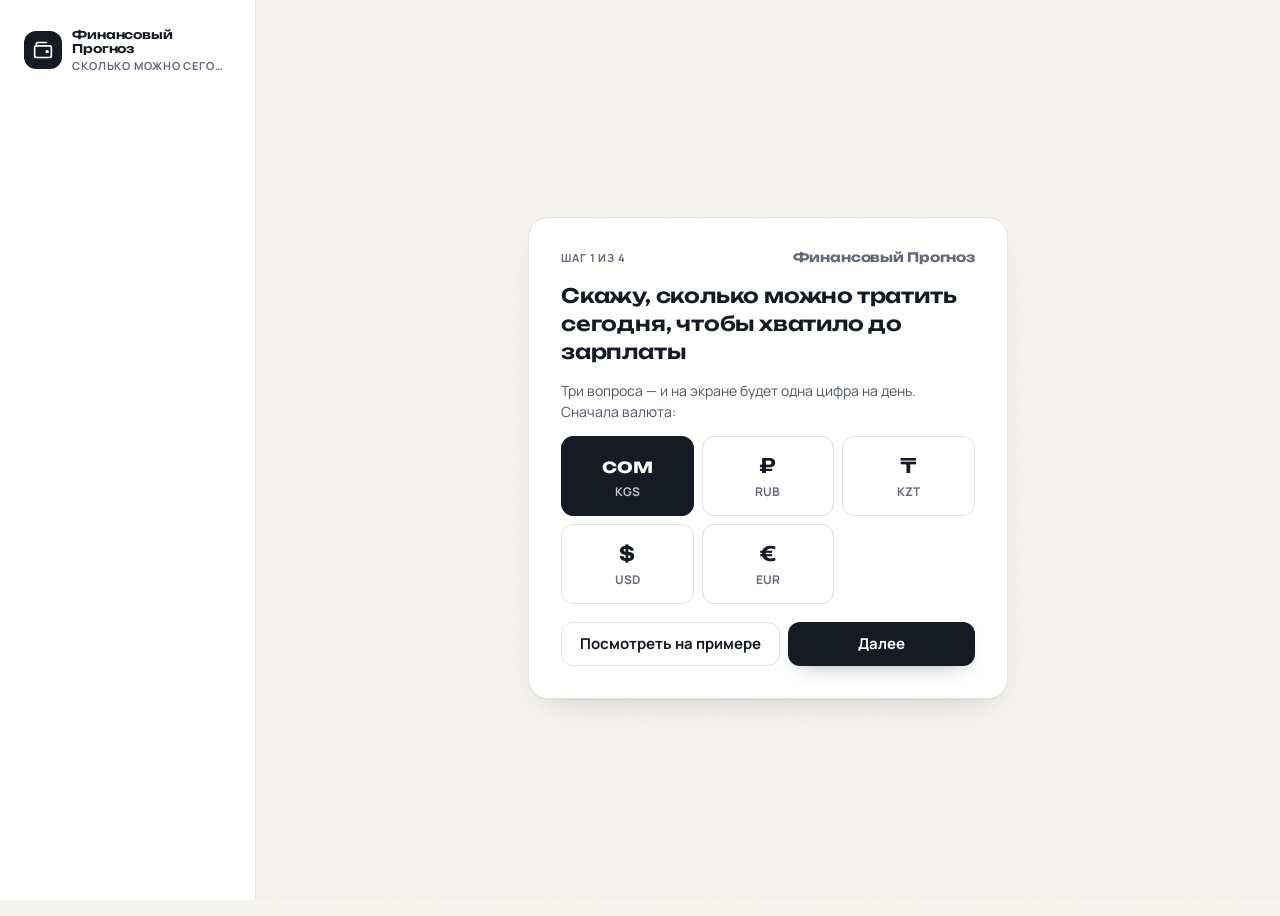
<file: index.html>
<!DOCTYPE html>
<html lang="ru">
<head>
<meta charset="utf-8">
<meta name="viewport" content="width=device-width, initial-scale=1, viewport-fit=cover">
<meta name="theme-color" content="#F6F4EF">
<meta name="app-version" content="20260919151037">
<meta name="description" content="Сколько можно потратить сегодня и хватит ли до зарплаты">
<title>Финансовый Прогноз</title>
<link rel="icon" href="data:image/svg+xml,%3Csvg xmlns=%27http://www.w3.org/2000/svg%27 viewBox=%270 0 64 64%27%3E%3Crect width=%2764%27 height=%2764%27 rx=%2718%27 fill=%27%23151A24%27/%3E%3Ccircle cx=%2732%27 cy=%2732%27 r=%2717%27 fill=%27none%27 stroke=%27%2312A66F%27 stroke-width=%278%27/%3E%3Ccircle cx=%2732%27 cy=%2732%27 r=%275%27 fill=%27%23F6F4EF%27/%3E%3C/svg%3E">
<link rel="preconnect" href="https://fonts.googleapis.com">
<link rel="preconnect" href="https://fonts.gstatic.com" crossorigin>
<link href="https://fonts.googleapis.com/css2?family=Manrope:wght@400;500;600;700;800&family=Unbounded:wght@500;600;700&family=JetBrains+Mono:wght@500;600&display=swap" rel="stylesheet">
<link rel="stylesheet" href="styles.css?v=20260919151037">
</head>
<body>

<svg hidden xmlns="http://www.w3.org/2000/svg">
  <symbol id="i-home" viewBox="0 0 24 24"><path d="M3 11l9-8 9 8v9a2 2 0 0 1-2 2h-4v-6H9v6H5a2 2 0 0 1-2-2z"/></symbol>
  <symbol id="i-receipt" viewBox="0 0 24 24"><path d="M5 3h14v18l-2.5-1.5L14 21l-2-1.5L10 21l-2.5-1.5L5 21z"/><path d="M9 8h6M9 12h6"/></symbol>
  <symbol id="i-repeat" viewBox="0 0 24 24"><path d="M17 2l4 4-4 4"/><path d="M3 11V9a4 4 0 0 1 4-4h14"/><path d="M7 22l-4-4 4-4"/><path d="M21 13v2a4 4 0 0 1-4 4H3"/></symbol>
  <symbol id="i-settings" viewBox="0 0 24 24"><path d="M4 21v-7M4 10V3M12 21v-9M12 8V3M20 21v-5M20 12V3"/><path d="M1 14h6M9 8h6M17 16h6"/></symbol>
  <symbol id="i-plus" viewBox="0 0 24 24"><path d="M12 5v14M5 12h14"/></symbol>
  <symbol id="i-x" viewBox="0 0 24 24"><path d="M18 6L6 18M6 6l12 12"/></symbol>
  <symbol id="i-trash" viewBox="0 0 24 24"><path d="M3 6h18"/><path d="M8 6V4h8v2"/><path d="M19 6l-1 14H6L5 6"/><path d="M10 11v6M14 11v6"/></symbol>
  <symbol id="i-check" viewBox="0 0 24 24"><path d="M20 6L9 17l-5-5"/></symbol>
  <symbol id="i-chevron-right" viewBox="0 0 24 24"><path d="M9 18l6-6-6-6"/></symbol>
  <symbol id="i-chevron-left" viewBox="0 0 24 24"><path d="M15 18l-6-6 6-6"/></symbol>
  <symbol id="i-arrow-in" viewBox="0 0 24 24"><path d="M17 7L7 17"/><path d="M17 17H7V7"/></symbol>
  <symbol id="i-wallet" viewBox="0 0 24 24"><rect x="2" y="7" width="20" height="14" rx="2"/><path d="M16 3H6a2 2 0 0 0-2 2v2"/><circle cx="17" cy="14" r="1"/></symbol>
  <symbol id="i-alert" viewBox="0 0 24 24"><path d="M10.3 3.9L1.8 18a2 2 0 0 0 1.7 3h17a2 2 0 0 0 1.7-3L13.7 3.9a2 2 0 0 0-3.4 0z"/><path d="M12 9v4M12 17h.01"/></symbol>
  <symbol id="i-calendar" viewBox="0 0 24 24"><rect x="3" y="4" width="18" height="18" rx="2"/><path d="M16 2v4M8 2v4M3 10h18"/></symbol>
  <symbol id="i-edit" viewBox="0 0 24 24"><path d="M12 20h9"/><path d="M16.5 3.5a2.1 2.1 0 0 1 3 3L7 19l-4 1 1-4z"/></symbol>
  <symbol id="i-download" viewBox="0 0 24 24"><path d="M21 15v4a2 2 0 0 1-2 2H5a2 2 0 0 1-2-2v-4"/><path d="M7 10l5 5 5-5"/><path d="M12 15V3"/></symbol>
  <symbol id="i-upload" viewBox="0 0 24 24"><path d="M21 15v4a2 2 0 0 1-2 2H5a2 2 0 0 1-2-2v-4"/><path d="M17 8l-5-5-5 5"/><path d="M12 3v12"/></symbol>
  <symbol id="i-shield" viewBox="0 0 24 24"><path d="M12 22s8-4 8-10V5l-8-3-8 3v7c0 6 8 10 8 10z"/></symbol>
  <symbol id="i-sparkle" viewBox="0 0 24 24"><path d="M12 3l1.8 5.2L19 10l-5.2 1.8L12 17l-1.8-5.2L5 10l5.2-1.8z"/></symbol>
  <symbol id="i-more" viewBox="0 0 24 24"><circle cx="5" cy="12" r="1.5"/><circle cx="12" cy="12" r="1.5"/><circle cx="19" cy="12" r="1.5"/></symbol>
  <symbol id="i-logout" viewBox="0 0 24 24"><path d="M9 21H5a2 2 0 0 1-2-2V5a2 2 0 0 1 2-2h4"/><path d="M16 17l5-5-5-5"/><path d="M21 12H9"/></symbol>
  <symbol id="i-lock" viewBox="0 0 24 24"><rect x="3" y="11" width="18" height="11" rx="2"/><path d="M7 11V7a5 5 0 0 1 10 0v4"/></symbol>
  <symbol id="i-help" viewBox="0 0 24 24"><circle cx="12" cy="12" r="9"/><path d="M9.5 9.5a2.5 2.5 0 1 1 3.5 2.3c-.7.3-1 .8-1 1.5"/><path d="M12 17h.01"/></symbol>
  <symbol id="i-basket" viewBox="0 0 24 24"><path d="M3 10h18l-1.5 9a2 2 0 0 1-2 1.7h-11a2 2 0 0 1-2-1.7z"/><path d="M8 10l3-6M16 10l-3-6"/><path d="M9 14v3M15 14v3"/></symbol>
  <symbol id="i-coffee" viewBox="0 0 24 24"><path d="M4 8h13v6a5 5 0 0 1-5 5H9a5 5 0 0 1-5-5z"/><path d="M17 10h1.5a2.5 2.5 0 0 1 0 5H17"/><path d="M8 3v2M11 3v2M14 3v2"/></symbol>
  <symbol id="i-car" viewBox="0 0 24 24"><path d="M5 11l1.6-4.5A2 2 0 0 1 8.5 5h7a2 2 0 0 1 1.9 1.5L19 11"/><path d="M3 11h18v6h-2M3 17h2M5 11v6M19 11v6"/><circle cx="7.5" cy="17" r="1.5"/><circle cx="16.5" cy="17" r="1.5"/></symbol>
  <symbol id="i-bag" viewBox="0 0 24 24"><path d="M5 8h14l-1 12H6z"/><path d="M9 8V6a3 3 0 0 1 6 0v2"/></symbol>
  <symbol id="i-house" viewBox="0 0 24 24"><path d="M4 11l8-7 8 7"/><path d="M6 10v10h12V10"/><path d="M10 20v-5h4v5"/></symbol>
  <symbol id="i-heart" viewBox="0 0 24 24"><path d="M12 20s-7-4.4-7-10a4 4 0 0 1 7-2.6A4 4 0 0 1 19 10c0 5.6-7 10-7 10z"/></symbol>
  <symbol id="i-film" viewBox="0 0 24 24"><rect x="3" y="5" width="18" height="14" rx="2"/><path d="M7 5v14M17 5v14M3 10h4M3 14h4M17 10h4M17 14h4"/></symbol>
  <symbol id="i-sun" viewBox="0 0 24 24"><circle cx="12" cy="12" r="4"/><path d="M12 2v2M12 20v2M2 12h2M20 12h2M4.9 4.9l1.4 1.4M17.7 17.7l1.4 1.4M4.9 19.1l1.4-1.4M17.7 6.3l1.4-1.4"/></symbol>
  <symbol id="i-gift" viewBox="0 0 24 24"><rect x="3" y="8" width="18" height="4"/><path d="M5 12v8h14v-8M12 8v12"/><path d="M12 8c-1.5-3-5-3-5-1s3 1 5 1zM12 8c1.5-3 5-3 5-1s-3 1-5 1z"/></symbol>
  <symbol id="i-laptop" viewBox="0 0 24 24"><rect x="4" y="5" width="16" height="11" rx="2"/><path d="M2 19h20"/></symbol>
  <symbol id="i-moon" viewBox="0 0 24 24"><path d="M20 14.5A8 8 0 0 1 9.5 4a8 8 0 1 0 10.5 10.5z"/></symbol>
</svg>

<div class="app">
  <aside class="sidebar">
    <div class="brand">
      <span class="brand__mark"><svg class="icon"><use href="#i-wallet"/></svg></span>
      <span class="brand__text"><span class="brand__name">Финансовый Прогноз</span><span class="brand__sub label-caps">Сколько можно сегодня</span></span>
    </div>
    <nav class="sidebar__nav" aria-label="Разделы">
      <a class="nav-item" data-tab="dashboard" href="#"><svg class="icon"><use href="#i-home"/></svg><span>Главная</span></a>
      <a class="nav-item" data-tab="history" href="#"><svg class="icon"><use href="#i-receipt"/></svg><span>История</span></a>
      <a class="nav-item" data-tab="obligations" href="#"><svg class="icon"><use href="#i-repeat"/></svg><span>Платежи и цели</span></a>
      <a class="nav-item" data-tab="settings" href="#"><svg class="icon"><use href="#i-settings"/></svg><span>Настройки</span></a>
    </nav>
    <button id="sidebar-add" class="btn btn--primary sidebar__add" type="button">
      <svg class="icon"><use href="#i-plus"/></svg><span>Записать трату</span><kbd title="Горячая клавиша">N</kbd>
    </button>
    <button id="sidebar-income" class="btn btn--ghost sidebar__income" type="button">
      <svg class="icon"><use href="#i-arrow-in"/></svg><span>Внести доход</span>
    </button>
    <button id="sidebar-logout" class="btn btn--ghost sidebar__logout" type="button" hidden>
      <svg class="icon"><use href="#i-logout"/></svg><span>Выйти</span>
    </button>
  </aside>

  <main class="content">
    <div id="corrupt-banner" class="callout callout--bad" hidden>
      <svg class="icon"><use href="#i-alert"/></svg>
      <span>Сохранённые данные не удалось прочитать. Копия оставлена в браузере под ключом <code>finforecast.v1.corrupt</code>, приложение начато с чистого состояния.</span>
    </div>

    <!-- Экран входа (PIN) -->
    <section id="view-lock" class="view view--onboarding" aria-labelledby="h-lock" hidden>
      <form id="lock-form" class="onb card lock" novalidate>
        <span class="lock__mark"><svg class="icon"><use href="#i-lock"/></svg></span>
        <h2 id="h-lock">Вы вышли</h2>
        <p id="lock-text" class="onb__text">Финансовый Прогноз закрыт. Данные остаются на этом устройстве.</p>
        <div id="lock-pin-wrap" class="fw">
          <input id="lock-pin" class="field field--pin" inputmode="numeric" pattern="[0-9]*" autocomplete="one-time-code" maxlength="6" aria-label="PIN-код" placeholder="••••">
          <span class="field-error" role="alert"></span>
        </div>
        <button class="btn btn--primary btn--block" type="submit">Войти</button>
        <p id="lock-hint" class="hint lock__hint">Чтобы вход был по коду, задайте PIN: Настройки → Защита и выход.</p>
        <button id="lock-forgot" class="link lock__forgot" type="button">Забыли PIN? Удалить данные и начать заново</button>
      </form>
    </section>

    <!-- Главная -->
    <section id="view-dashboard" class="view" aria-labelledby="h-dashboard">
      <header class="view__head view__head--dash">
        <div class="dash__title">
          <h1 id="h-dashboard" class="view__date"></h1>
          <span id="dash-streak" class="streak" hidden></span>
        </div>
        <button class="btn btn--small btn--ghost logout-btn" type="button" title="Закрыть приложение"><svg class="icon"><use href="#i-logout"/></svg><span>Выйти</span></button>
      </header>
      <div class="dash">
        <div class="dash__main">
          <div id="hero" class="hero hero--ok"></div>
          <form id="afford" class="card afford" novalidate aria-labelledby="afford-label">
            <span id="afford-label" class="label-caps">Могу ли я потратить…</span>
            <div class="afford__row">
              <div class="fw fw--amount fw--amount-sm afford__field">
                <input id="afford-amount" class="field field--amount" inputmode="decimal" autocomplete="off" placeholder="0" aria-label="Сумма покупки">
                <span class="fw__cur cur">сом</span>
                <button id="afford-clear" type="button" class="btn btn--icon afford__clear" aria-label="Очистить" hidden><svg class="icon"><use href="#i-x"/></svg></button>
                <span class="field-error" role="alert"></span>
              </div>
              <button class="btn btn--primary" type="submit">Проверить</button>
            </div>
            <div id="afford-result" class="callout" hidden>
              <div id="afford-lines" class="callout__lines"></div>
              <div class="callout__actions">
                <button id="afford-record" type="button" class="btn btn--small btn--ghost">Записать как трату</button>
              </div>
            </div>
          </form>
          <form id="checkin" class="card checkin" novalidate hidden aria-labelledby="checkin-label">
            <span id="checkin-label" class="label-caps">Вечерний итог</span>
            <p class="checkin__q">Сколько потратили сегодня?</p>
            <div class="afford__row">
              <div class="fw fw--amount fw--amount-sm afford__field">
                <input id="checkin-amount" class="field field--amount" inputmode="decimal" autocomplete="off" placeholder="0" aria-label="Потрачено за день">
                <span class="fw__cur cur">сом</span>
                <span class="field-error" role="alert"></span>
              </div>
              <button class="btn btn--primary" type="submit">Записать</button>
            </div>
            <div class="checkin__foot">
              <button id="checkin-zero" type="button" class="btn btn--small btn--ghost">Сегодня без трат</button>
              <span class="hint">Одна цифра за день — и лимит остаётся честным.</span>
            </div>
          </form>
          <div id="stats" class="card stats"></div>
        </div>
        <div class="dash__side">
          <section id="first-steps" class="card steps" aria-labelledby="h-steps" hidden>
            <header class="list-card__head"><h2 id="h-steps">Первые шаги</h2><span id="steps-count" class="hint"></span></header>
            <ol id="steps-list" class="steps__list"></ol>
          </section>
          <section id="due" class="card list-card" aria-labelledby="h-dash-ob" hidden>
            <header class="list-card__head"><h2 id="h-dash-ob">Платежи до зарплаты</h2><a class="link" href="#" data-tab="obligations">Все</a></header>
            <div id="dash-obligations" class="list"></div>
          </section>
          <div id="dash-goals" class="goals"></div>
          <section class="card list-card" aria-labelledby="h-dash-tx">
            <header class="list-card__head"><h2 id="h-dash-tx">Операции за сегодня</h2><a class="link" href="#" data-tab="history">История</a></header>
            <div id="dash-recent" class="list"></div>
            <div class="btn-row">
              <button id="dash-add-expense" class="btn btn--small btn--ghost" type="button"><svg class="icon"><use href="#i-plus"/></svg><span>Записать трату</span></button>
              <button id="dash-add-income" class="btn btn--small btn--ghost" type="button"><svg class="icon"><use href="#i-arrow-in"/></svg><span>Внести доход</span></button>
            </div>
          </section>
        </div>
      </div>
    </section>

    <!-- История -->
    <section id="view-history" class="view" aria-labelledby="h-history" hidden>
      <header class="view__head"><div><button class="back" type="button" data-tab="dashboard"><svg class="icon"><use href="#i-chevron-left"/></svg><span>Назад</span></button><h1 id="h-history">История</h1></div><button class="btn btn--small btn--ghost logout-btn" type="button" title="Закрыть приложение"><svg class="icon"><use href="#i-logout"/></svg><span>Выйти</span></button></header>
      <div id="history-filter" class="segment segment--wide" role="group" aria-label="Фильтр">
        <button type="button" data-filter="all" class="is-active">Все</button>
        <button type="button" data-filter="expense">Траты</button>
        <button type="button" data-filter="income">Доходы</button>
      </div>
      <div id="history-list" class="history"></div>
    </section>

    <!-- Платежи и цели -->
    <section id="view-obligations" class="view" aria-labelledby="h-obligations" hidden>
      <header class="view__head">
        <div>
          <button class="back" type="button" data-tab="dashboard"><svg class="icon"><use href="#i-chevron-left"/></svg><span>Назад</span></button>
          <h1 id="h-obligations">Платежи и цели</h1>
          <p class="hint">Эти деньги уже заняты и не входят в лимит на день. Сейчас отложено: <b id="ob-total" class="num"></b></p>
        </div>
        <div class="view__tools"><button id="ob-add" class="btn btn--primary view__action" type="button"><svg class="icon"><use href="#i-plus"/></svg><span>Платёж</span></button><button class="btn btn--small btn--ghost logout-btn" type="button" title="Закрыть приложение"><svg class="icon"><use href="#i-logout"/></svg><span>Выйти</span></button></div>
      </header>
      <div id="ob-list" class="card list"></div>
      <details id="ob-done" class="card details" hidden>
        <summary>Завершённые платежи</summary>
        <div id="ob-done-list" class="list"></div>
      </details>

      <header class="view__head view__head--section">
        <div>
          <h2>Цели</h2>
          <p class="hint">Взнос с каждой зарплаты откладывается из лимита заранее — как платёж самому себе.</p>
        </div>
        <button id="goal-add" class="btn btn--ghost view__action" type="button"><svg class="icon"><use href="#i-plus"/></svg><span>Цель</span></button>
      </header>
      <div id="goal-list" class="goals"></div>
      <details id="goal-done" class="card details" hidden>
        <summary>Достигнутые цели</summary>
        <div id="goal-done-list" class="goals goals--inner"></div>
      </details>
    </section>

    <!-- Настройки -->
    <section id="view-settings" class="view" aria-labelledby="h-settings" hidden>
      <header class="view__head"><div><button class="back" type="button" data-tab="dashboard"><svg class="icon"><use href="#i-chevron-left"/></svg><span>Назад</span></button><h1 id="h-settings">Настройки</h1></div><button class="btn btn--small btn--ghost logout-btn" type="button" title="Закрыть приложение"><svg class="icon"><use href="#i-logout"/></svg><span>Выйти</span></button></header>

      <section class="card form" aria-labelledby="h-security">
        <h2 id="h-security">Защита и выход</h2>
        <p id="security-text" class="hint"></p>
        <div id="security-actions" class="btn-row"></div>
      </section>

      <form id="settings-form" class="card form" novalidate>
        <h2>Зарплата и запас</h2>
        <div class="form__grid">
          <label class="fw"><span class="fw__label">Дата следующей зарплаты</span><input class="field" type="date" name="nextIncomeDate"><span class="field-error" role="alert"></span></label>
          <label class="fw"><span class="fw__label">Как часто</span>
            <select class="field" name="incomeFrequency">
              <option value="MONTHLY">Ежемесячно</option>
              <option value="BIWEEKLY">Раз в две недели</option>
              <option value="WEEKLY">Еженедельно</option>
              <option value="ONCE">Разово</option>
            </select><span class="field-error" role="alert"></span></label>
          <label class="fw"><span class="fw__label">Сколько получаете (необязательно)</span><input class="field" name="expectedIncome" inputmode="decimal" autocomplete="off" placeholder="0"><span class="field-error" role="alert"></span></label>
          <label class="fw"><span class="fw__label">Запас на непредвиденное</span><input class="field" name="safetyBuffer" inputmode="decimal" autocomplete="off" placeholder="0"><span class="field-error" role="alert"></span></label>
        </div>
        <div class="presets-row">
          <span id="settings-buffer-hint" class="hint"></span>
          <div id="buffer-presets" class="presets" role="group" aria-label="Запас от всех денег">
            <button type="button" data-pct="0">0</button>
            <button type="button" data-pct="5">5 %</button>
            <button type="button" data-pct="10">10 %</button>
            <button type="button" data-pct="15">15 %</button>
            <span class="presets__label">от всех денег</span>
          </div>
        </div>
        <h2>Валюта</h2>
        <label class="fw fw--inline"><span class="fw__label">Подпись сумм</span>
          <select class="field" name="currency">
            <option value="KGS">сом (KGS)</option>
            <option value="RUB">₽ (RUB)</option>
            <option value="KZT">₸ (KZT)</option>
            <option value="USD">$ (USD)</option>
            <option value="EUR">€ (EUR)</option>
          </select>
          <span class="hint">Меняет только подпись сумм, без конвертации</span>
        </label>
        <h2>Оформление</h2>
        <label class="fw fw--inline"><span class="fw__label">Тема</span>
          <select class="field" name="theme">
            <option value="system">Как в телефоне</option>
            <option value="light">Светлая</option>
            <option value="dark">Тёмная</option>
          </select>
        </label>
      </form>

      <section class="card form" aria-labelledby="h-balance">
        <h2 id="h-balance">Сверить с картой</h2>
        <p class="form__row">По расчётам приложения у вас <b id="settings-balance" class="num"></b> <span id="settings-balance-note" class="hint"></span></p>
        <form id="adjust-form" class="form__inline" novalidate>
          <label class="fw"><span class="fw__label">Сколько на самом деле</span><input class="field" name="newBalance" inputmode="decimal" autocomplete="off" placeholder="Например, 38 500"><span class="field-error" role="alert"></span></label>
          <button class="btn btn--ghost" type="submit">Обновить баланс</button>
        </form>
        <p class="hint">Разница запишется в историю как корректировка — всегда видно, откуда взялась цифра.</p>
      </section>

      <section class="card form" aria-labelledby="h-data">
        <h2 id="h-data">Копия данных</h2>
        <p class="hint">Данные хранятся только в этом браузере. Чтобы перенести на другое устройство — сохраните копию и восстановите её там.</p>
        <div class="btn-row">
          <button id="btn-export" class="btn btn--ghost" type="button"><svg class="icon"><use href="#i-download"/></svg><span>Сохранить копию</span></button>
          <button id="btn-import" class="btn btn--ghost" type="button"><svg class="icon"><use href="#i-upload"/></svg><span>Восстановить из копии</span></button>
          <input id="file-import" type="file" accept=".json,application/json" hidden>
        </div>
      </section>

      <section class="card list-card" aria-labelledby="h-restart">
        <div class="list-card__head"><h2 id="h-restart">Начать заново</h2></div>
        <div class="actions">
          <button id="btn-rerun" class="action" type="button">
            <span class="row__icon"><svg class="icon"><use href="#i-edit"/></svg></span>
            <span class="action__body">
              <span class="action__title">Настроить заново</span>
              <span class="action__sub">Заново указать баланс, дату зарплаты и валюту. История трат, платежи и цели останутся.</span>
            </span>
            <svg class="icon action__chevron"><use href="#i-chevron-right"/></svg>
          </button>
          <button id="btn-demo" class="action" type="button">
            <span class="row__icon"><svg class="icon"><use href="#i-sparkle"/></svg></span>
            <span class="action__body">
              <span class="action__title">Показать на примере</span>
              <span class="action__sub">Заменит ваши записи демонстрационными. Если они нужны — сначала сохраните копию.</span>
            </span>
            <svg class="icon action__chevron"><use href="#i-chevron-right"/></svg>
          </button>
          <button id="btn-reset" class="action action--danger" type="button">
            <span class="row__icon"><svg class="icon"><use href="#i-trash"/></svg></span>
            <span class="action__body">
              <span class="action__title">Удалить всё и начать с нуля</span>
              <span class="action__sub">Сотрёт записи, платежи, цели и PIN на этом устройстве. Насовсем.</span>
            </span>
            <svg class="icon action__chevron"><use href="#i-chevron-right"/></svg>
          </button>
        </div>
      </section>
    </section>

    <!-- Онбординг -->
    <section id="view-onboarding" class="view view--onboarding" aria-labelledby="h-onb" hidden>
      <div class="onb card">
        <div class="onb__head">
          <span id="onb-counter" class="label-caps">Шаг 1 из 4</span>
          <span id="onb-brand" class="brand__name">Финансовый Прогноз</span>
          <button id="onb-cancel" class="link" type="button" hidden>Отмена</button>
        </div>

        <div id="onb-step-1" class="onb__step">
          <h2 id="h-onb">Скажу, сколько можно тратить сегодня, чтобы хватило до зарплаты</h2>
          <p id="onb-intro" class="onb__text">Три вопроса — и на экране будет одна цифра на день. Сначала валюта:</p>
          <div id="onb-currency" class="onb__grid">
            <button type="button" class="tile" data-currency="KGS"><b>сом</b><span>KGS</span></button>
            <button type="button" class="tile" data-currency="RUB"><b>₽</b><span>RUB</span></button>
            <button type="button" class="tile" data-currency="KZT"><b>₸</b><span>KZT</span></button>
            <button type="button" class="tile" data-currency="USD"><b>$</b><span>USD</span></button>
            <button type="button" class="tile" data-currency="EUR"><b>€</b><span>EUR</span></button>
          </div>
          <div class="onb__actions">
            <button id="onb-demo" class="btn btn--ghost" type="button">Посмотреть на примере</button>
            <button id="onb-next-1" class="btn btn--primary" type="button">Далее</button>
          </div>
        </div>

        <div id="onb-step-2" class="onb__step" hidden>
          <h2>Сколько у вас сейчас денег?</h2>
          <p class="onb__text">Наличные и карты, которыми платите за жизнь. То, что уже отложено на цели, не считайте.</p>
          <div class="fw fw--amount">
            <input id="onb-balance" class="field field--amount" inputmode="decimal" autocomplete="off" placeholder="0" aria-label="Сколько денег сейчас">
            <span class="fw__cur cur">сом</span>
            <span class="field-error" role="alert"></span>
          </div>
          <div class="onb__actions">
            <button id="onb-back-2" class="btn btn--ghost" type="button">Назад</button>
            <button id="onb-next-2" class="btn btn--primary" type="button">Далее</button>
          </div>
        </div>

        <div id="onb-step-3" class="onb__step" hidden>
          <h2>Когда следующая зарплата?</h2>
          <p class="onb__text">Посчитаю, сколько можно тратить в день до этой даты.</p>
          <label class="fw"><span class="fw__label">Дата</span><input id="onb-date" class="field" type="date"><span class="field-error" role="alert"></span></label>
          <div class="form__grid">
            <label class="fw"><span class="fw__label">Сколько получите (необязательно)</span><input id="onb-expected" class="field" inputmode="decimal" autocomplete="off" placeholder="0"><span class="field-error" role="alert"></span></label>
            <label class="fw"><span class="fw__label">Как часто</span>
              <select id="onb-frequency" class="field">
                <option value="MONTHLY">Ежемесячно</option>
                <option value="BIWEEKLY">Раз в две недели</option>
                <option value="WEEKLY">Еженедельно</option>
                <option value="ONCE">Разово</option>
              </select><span class="field-error" role="alert"></span></label>
          </div>
          <div class="onb__actions">
            <button id="onb-back-3" class="btn btn--ghost" type="button">Назад</button>
            <button id="onb-next-3" class="btn btn--primary" type="button">Далее</button>
          </div>
        </div>

        <div id="onb-step-4" class="onb__step" hidden>
          <span class="onb__check"><svg class="icon"><use href="#i-check"/></svg></span>
          <h2>Готово</h2>
          <p id="onb-result" class="onb__result"></p>
          <ol class="how">
            <li><b>Платежи и взносы в цели откладываются заранее</b> — из них ничего не тратится.</li>
            <li><b>Остальное делится на дни до зарплаты</b> — это ваша цифра на сегодня.</li>
            <li><b>Вечером — одна цифра:</b> сколько потратили. Каждую мелочь записывать не нужно.</li>
          </ol>
          <p id="onb-outro" class="onb__text">Добавьте обязательные платежи (аренда, кредит, связь) — без них цифра на день завышена.</p>
          <div class="onb__actions onb__actions--stack">
            <button id="onb-to-obligations" class="btn btn--primary" type="button">Добавить платёж</button>
            <button id="onb-finish" class="btn btn--ghost" type="button">На главную</button>
            <button id="onb-back-4" class="back back--center" type="button"><svg class="icon"><use href="#i-chevron-left"/></svg><span>Назад</span></button>
          </div>
        </div>
      </div>
    </section>
  </main>

  <nav class="tabbar" aria-label="Разделы">
    <button class="tab-item" type="button" data-tab="dashboard"><svg class="icon"><use href="#i-home"/></svg><span>Главная</span></button>
    <button class="tab-item" type="button" data-tab="history"><svg class="icon"><use href="#i-receipt"/></svg><span>История</span></button>
    <button class="tab-item" type="button" data-tab="obligations"><svg class="icon"><use href="#i-repeat"/></svg><span>Платежи</span></button>
    <button class="tab-item" type="button" data-tab="settings"><svg class="icon"><use href="#i-settings"/></svg><span>Настройки</span></button>
  </nav>
  <div class="fab-row">
    <button id="fab-income" class="fab fab--secondary" type="button" aria-label="Внести доход"><svg class="icon"><use href="#i-arrow-in"/></svg><span>Доход</span></button>
    <button id="fab" class="fab" type="button" aria-label="Записать трату"><svg class="icon"><use href="#i-plus"/></svg><span>Трата</span></button>
  </div>
</div>

<!-- Трата / доход -->
<dialog id="dlg-tx" class="sheet" aria-labelledby="tx-title">
  <div class="sheet__handle" aria-hidden="true"></div>
  <form method="dialog" novalidate>
    <div class="sheet__head">
      <button type="button" class="back sheet__back" data-close><svg class="icon"><use href="#i-chevron-left"/></svg><span>Назад</span></button>
      <h2 id="tx-title">Новая трата</h2>
      <button type="button" class="btn btn--icon sheet__close" data-close aria-label="Закрыть"><svg class="icon"><use href="#i-x"/></svg></button>
    </div>
    <div id="tx-cycle" class="callout callout--muted" hidden>
      <div class="callout__lines">
        <span class="label-caps">Цикл закрыт</span>
        <p id="tx-cycle-text"></p>
      </div>
    </div>
    <div class="segment-row">
      <div id="tx-type" class="segment" role="group" aria-label="Тип">
        <button type="button" data-type="EXPENSE" class="is-active">Трата</button>
        <button type="button" data-type="INCOME">Доход</button>
      </div>
      <div id="tx-date" class="segment" role="group" aria-label="День">
        <button type="button" data-date="today" class="is-active">Сегодня</button>
        <button type="button" data-date="yesterday">Вчера</button>
      </div>
    </div>
    <div class="fw fw--amount">
      <input id="tx-amount" class="field field--amount" inputmode="decimal" autocomplete="off" placeholder="0" aria-label="Сумма">
      <span class="fw__cur cur">сом</span>
      <span class="field-error" role="alert"></span>
    </div>
    <div id="tx-match" class="callout callout--ok" hidden>
      <div class="callout__lines"><p>Это оплата «<b id="tx-match-title"></b>»? Она уже отложена — цифра на день не изменится.</p></div>
      <div class="callout__actions">
        <button id="tx-match-yes" type="button" class="btn btn--small btn--primary">Да, это он</button>
        <button id="tx-match-no" type="button" class="btn btn--small btn--ghost">Нет, обычная трата</button>
      </div>
    </div>
    <div id="tx-categories" class="chips" role="group" aria-label="Категория"></div>
    <label id="tx-note-wrap" class="fw"><span class="fw__label">Комментарий (необязательно)</span><input id="tx-note" class="field" maxlength="80" autocomplete="off"><span class="field-error" role="alert"></span></label>
    <div id="tx-payday" hidden>
      <label class="fw"><span class="fw__label">Следующая зарплата</span><input id="tx-next-date" class="field" type="date"><span class="field-error" role="alert"></span></label>
      <label id="tx-goals" class="check" hidden>
        <input id="tx-goals-check" type="checkbox" checked>
        <span id="tx-goals-text">Отложить в цели</span>
      </label>
      <label id="tx-leftover" class="check" hidden>
        <input id="tx-leftover-check" type="checkbox" checked>
        <span id="tx-leftover-text">Остаток → в запас</span>
      </label>
      <p id="tx-preview" class="hint"></p>
    </div>
    <button id="tx-submit" class="btn btn--primary btn--block" type="submit">Записать трату</button>
  </form>
</dialog>

<!-- Обязательный платёж -->
<dialog id="dlg-ob" class="sheet" aria-labelledby="ob-title-h">
  <div class="sheet__handle" aria-hidden="true"></div>
  <form method="dialog" novalidate>
    <div class="sheet__head">
      <button type="button" class="back sheet__back" data-close><svg class="icon"><use href="#i-chevron-left"/></svg><span>Назад</span></button>
      <h2 id="ob-title-h">Обязательный платёж</h2>
      <button type="button" class="btn btn--icon sheet__close" data-close aria-label="Закрыть"><svg class="icon"><use href="#i-x"/></svg></button>
    </div>
    <p class="hint">Аренда, кредит, связь — то, что точно придётся заплатить. Сумма откладывается из лимита до срока.</p>
    <label class="fw"><span class="fw__label">Название</span><input id="ob-name" class="field" maxlength="60" autocomplete="off" placeholder="Аренда, кредит, связь…"><span class="field-error" role="alert"></span></label>
    <div class="fw fw--amount fw--amount-sm">
      <span class="fw__label">Сумма</span>
      <input id="ob-amount" class="field field--amount" inputmode="decimal" autocomplete="off" placeholder="0" aria-label="Сумма">
      <span class="fw__cur cur">сом</span>
      <span class="field-error" role="alert"></span>
    </div>
    <div class="form__grid">
      <label class="fw"><span class="fw__label">Срок</span><input id="ob-date" class="field" type="date"><span class="field-error" role="alert"></span></label>
      <label class="fw"><span class="fw__label">Повторяется</span>
        <select id="ob-frequency" class="field">
          <option value="MONTHLY">Каждый месяц</option>
          <option value="ONCE">Один раз</option>
        </select><span class="field-error" role="alert"></span></label>
    </div>
    <button id="ob-submit" class="btn btn--primary btn--block" type="submit">Добавить платёж</button>
  </form>
</dialog>

<!-- Цель -->
<dialog id="dlg-goal" class="sheet" aria-labelledby="goal-title-h">
  <div class="sheet__handle" aria-hidden="true"></div>
  <form method="dialog" novalidate>
    <div class="sheet__head">
      <button type="button" class="back sheet__back" data-close><svg class="icon"><use href="#i-chevron-left"/></svg><span>Назад</span></button>
      <h2 id="goal-title-h">Новая цель</h2>
      <button type="button" class="btn btn--icon sheet__close" data-close aria-label="Закрыть"><svg class="icon"><use href="#i-x"/></svg></button>
    </div>
    <label class="fw"><span class="fw__label">Название</span><input id="goal-name" class="field" maxlength="60" autocomplete="off" placeholder="Квартира, той, отпуск…"><span class="field-error" role="alert"></span></label>
    <div class="fw fw--amount fw--amount-sm">
      <span class="fw__label">Сколько нужно</span>
      <input id="goal-target" class="field field--amount" inputmode="decimal" autocomplete="off" placeholder="0" aria-label="Сколько нужно">
      <span class="fw__cur cur">сом</span>
      <span class="field-error" role="alert"></span>
    </div>
    <div class="form__grid">
      <label class="fw"><span class="fw__label">Уже накоплено</span><input id="goal-saved" class="field" inputmode="decimal" autocomplete="off" placeholder="0"><span class="field-error" role="alert"></span></label>
      <label class="fw"><span class="fw__label">Откладывать с каждой зарплаты</span><input id="goal-per-cycle" class="field" inputmode="decimal" autocomplete="off" placeholder="0"><span class="field-error" role="alert"></span></label>
    </div>
    <label class="fw"><span class="fw__label">К какой дате (необязательно)</span><input id="goal-deadline" class="field" type="date"><span class="field-error" role="alert"></span></label>
    <p id="goal-hint" class="hint goal-hint"></p>
    <button id="goal-submit" class="btn btn--primary btn--block" type="submit">Добавить цель</button>
  </form>
</dialog>

<!-- Взнос / возврат -->
<dialog id="dlg-contrib" class="sheet sheet--small" aria-labelledby="contrib-title">
  <div class="sheet__handle" aria-hidden="true"></div>
  <form method="dialog" novalidate>
    <div class="sheet__head">
      <button type="button" class="back sheet__back" data-close><svg class="icon"><use href="#i-chevron-left"/></svg><span>Назад</span></button>
      <h2 id="contrib-title">Отложить в цель</h2>
      <button type="button" class="btn btn--icon sheet__close" data-close aria-label="Закрыть"><svg class="icon"><use href="#i-x"/></svg></button>
    </div>
    <p id="contrib-sub" class="hint"></p>
    <div class="fw fw--amount fw--amount-sm">
      <input id="contrib-amount" class="field field--amount" inputmode="decimal" autocomplete="off" placeholder="0" aria-label="Сумма">
      <span class="fw__cur cur">сом</span>
      <span class="field-error" role="alert"></span>
    </div>
    <button id="contrib-submit" class="btn btn--primary btn--block" type="submit">Отложить</button>
  </form>
</dialog>

<!-- PIN-код -->
<dialog id="dlg-pin" class="sheet sheet--small" aria-labelledby="pin-title">
  <div class="sheet__handle" aria-hidden="true"></div>
  <form method="dialog" novalidate>
    <div class="sheet__head">
      <button type="button" class="back sheet__back" data-close><svg class="icon"><use href="#i-chevron-left"/></svg><span>Назад</span></button>
      <h2 id="pin-title">PIN-код</h2>
      <button type="button" class="btn btn--icon sheet__close" data-close aria-label="Закрыть"><svg class="icon"><use href="#i-x"/></svg></button>
    </div>
    <p id="pin-sub" class="hint"></p>
    <label id="pin-current-wrap" class="fw"><span class="fw__label">Текущий PIN</span><input id="pin-current" class="field field--pin" inputmode="numeric" pattern="[0-9]*" maxlength="6" autocomplete="off"><span class="field-error" role="alert"></span></label>
    <label id="pin-new-wrap" class="fw"><span class="fw__label">Новый PIN — 4–6 цифр</span><input id="pin-new" class="field field--pin" inputmode="numeric" pattern="[0-9]*" maxlength="6" autocomplete="off"><span class="field-error" role="alert"></span></label>
    <label id="pin-repeat-wrap" class="fw"><span class="fw__label">Ещё раз</span><input id="pin-repeat" class="field field--pin" inputmode="numeric" pattern="[0-9]*" maxlength="6" autocomplete="off"><span class="field-error" role="alert"></span></label>
    <button id="pin-submit" class="btn btn--primary btn--block" type="submit">Сохранить</button>
  </form>
</dialog>

<!-- Как посчитано -->
<dialog id="dlg-info" class="sheet sheet--small" aria-labelledby="info-title">
  <div class="sheet__handle" aria-hidden="true"></div>
  <form method="dialog" novalidate>
    <div class="sheet__head">
      <button type="button" class="back sheet__back" data-close><svg class="icon"><use href="#i-chevron-left"/></svg><span>Назад</span></button>
      <h2 id="info-title">Как посчитано</h2>
      <button type="button" class="btn btn--icon sheet__close" data-close aria-label="Закрыть"><svg class="icon"><use href="#i-x"/></svg></button>
    </div>
    <dl id="info-lines" class="calc"></dl>
    <button type="button" class="btn btn--primary btn--block" data-close>Понятно</button>
  </form>
</dialog>

<!-- Подтверждение -->
<dialog id="dlg-confirm" class="sheet sheet--small" aria-labelledby="confirm-text">
  <div class="sheet__handle" aria-hidden="true"></div>
  <form method="dialog" novalidate>
    <button type="button" class="back sheet__back" data-close><svg class="icon"><use href="#i-chevron-left"/></svg><span>Назад</span></button>
    <p id="confirm-text" class="confirm__text"></p>
    <div class="btn-row btn-row--end">
      <button id="confirm-cancel" type="button" class="btn btn--ghost" data-close>Отмена</button>
      <button id="confirm-ok" type="button" class="btn btn--danger">Удалить</button>
    </div>
  </form>
</dialog>

<div id="toast" class="toast" role="status" aria-live="polite" hidden>
  <span id="toast-text"></span>
  <button id="toast-undo" type="button" hidden>Отменить</button>
</div>

<script src="engine.js?v=20260919151037"></script>
<script src="app.js?v=20260919151037"></script>
</body>
</html>
</file>
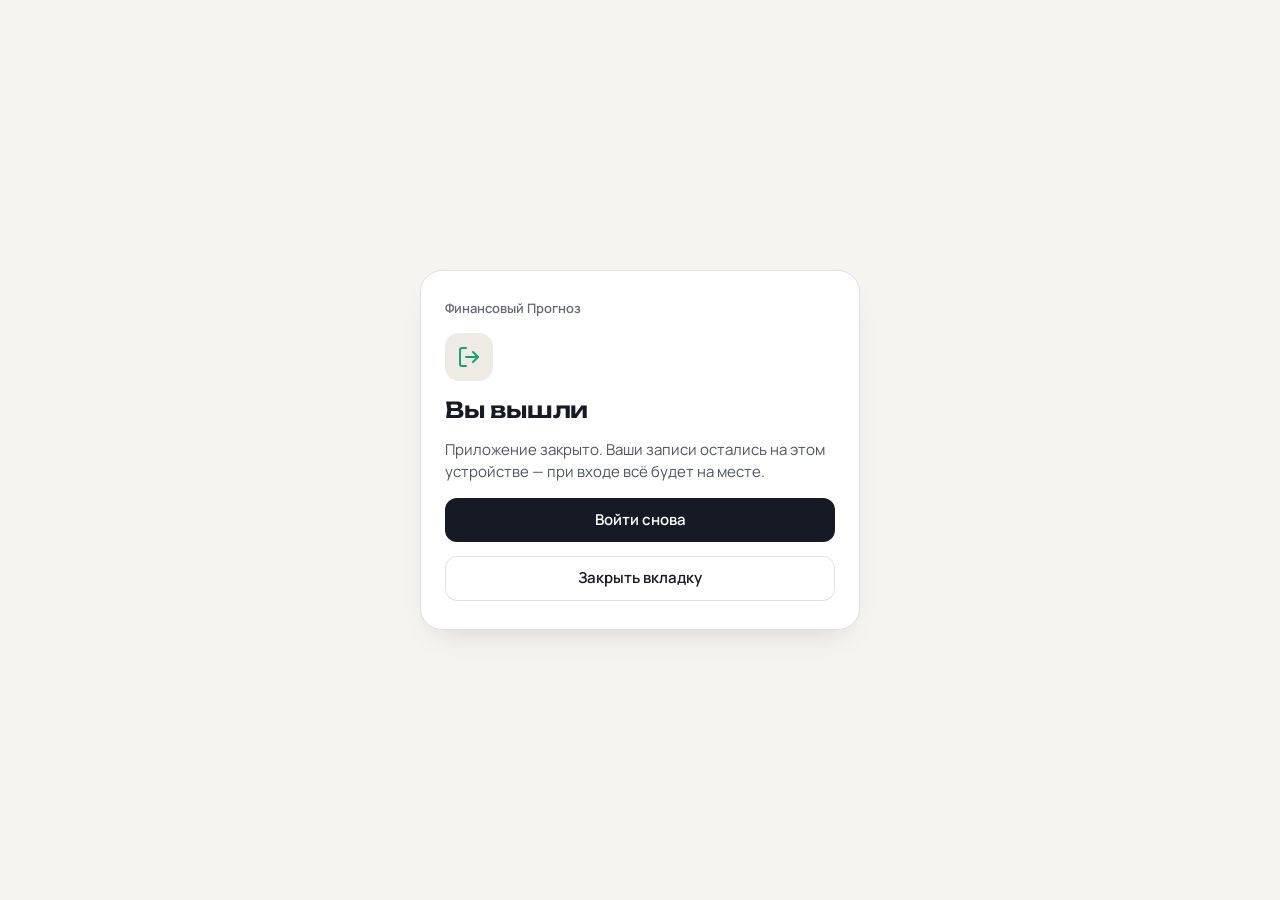
<file: exit.html>
<!DOCTYPE html>
<html lang="ru">
<head>
<meta charset="utf-8">
<meta name="viewport" content="width=device-width, initial-scale=1, viewport-fit=cover">
<meta name="theme-color" content="#F6F4EF">
<meta name="robots" content="noindex">
<title>Вы вышли — Финансовый Прогноз</title>
<link rel="icon" href="data:image/svg+xml,%3Csvg xmlns=%27http://www.w3.org/2000/svg%27 viewBox=%270 0 64 64%27%3E%3Crect width=%2764%27 height=%2764%27 rx=%2718%27 fill=%27%23151A24%27/%3E%3Ccircle cx=%2732%27 cy=%2732%27 r=%2717%27 fill=%27none%27 stroke=%27%2312A66F%27 stroke-width=%278%27/%3E%3Ccircle cx=%2732%27 cy=%2732%27 r=%275%27 fill=%27%23F6F4EF%27/%3E%3C/svg%3E">
<link rel="preconnect" href="https://fonts.googleapis.com">
<link rel="preconnect" href="https://fonts.gstatic.com" crossorigin>
<link href="https://fonts.googleapis.com/css2?family=Manrope:wght@400;600;700&family=Unbounded:wght@600&display=swap" rel="stylesheet">
<style>
  :root { --bg: #F6F4EF; --surface: #FFFFFF; --ink: #151A24; --ink-2: #646A78; --ink-3: #4E5563; --line: #E5E1D8; --line-soft: #EEEBE4; --on-ink: #FFFFFF; --ok: #12A66F; color-scheme: light; }
  @media (prefers-color-scheme: dark) {
    :root { --bg: #111419; --surface: #1A1E26; --ink: #F2EFE9; --ink-2: #9AA0AB; --ink-3: #C3C8D1; --line: #2B313C; --line-soft: #232831; --on-ink: #111419; --ok: #3ECF8E; color-scheme: dark; }
  }
  * { box-sizing: border-box; }
  body { margin: 0; min-height: 100dvh; display: grid; place-items: center; padding: 16px; background: var(--bg); color: var(--ink); font: 400 15px/1.5 "Manrope", system-ui, sans-serif; -webkit-font-smoothing: antialiased; }
  .card { width: 100%; max-width: 440px; background: var(--surface); border: 1px solid var(--line); border-radius: 22px; box-shadow: 0 14px 32px -18px rgba(21, 26, 36, .22); padding: 28px 24px; display: flex; flex-direction: column; gap: 14px; }
  .mark { width: 48px; height: 48px; border-radius: 14px; background: var(--line-soft); color: var(--ok); display: grid; place-items: center; }
  .mark svg { width: 24px; height: 24px; fill: none; stroke: currentColor; stroke-width: 2; stroke-linecap: round; stroke-linejoin: round; }
  h1 { margin: 0; font-family: "Unbounded", "Manrope", system-ui, sans-serif; font-size: 22px; line-height: 30px; font-weight: 600; letter-spacing: -.01em; }
  p { margin: 0; color: var(--ink-3); }
  .hint { font-size: 13px; color: var(--ink-2); }
  .btn { display: inline-flex; align-items: center; justify-content: center; min-height: 44px; padding: 10px 18px; border-radius: 12px; border: 1px solid transparent; font: inherit; font-weight: 600; font-size: 15px; text-decoration: none; cursor: pointer; }
  .btn--primary { background: var(--ink); color: var(--on-ink); }
  .btn--ghost { background: transparent; border-color: var(--line); color: var(--ink); }
  .btn--ghost:hover { background: var(--line-soft); }
  .brand { font-size: 13px; font-weight: 600; color: var(--ink-2); }
</style>
</head>
<body>
  <main class="card" aria-labelledby="h">
    <span class="brand">Финансовый Прогноз</span>
    <span class="mark" aria-hidden="true"><svg viewBox="0 0 24 24"><path d="M9 21H5a2 2 0 0 1-2-2V5a2 2 0 0 1 2-2h4"/><path d="M16 17l5-5-5-5"/><path d="M21 12H9"/></svg></span>
    <h1 id="h">Вы вышли</h1>
    <p>Приложение закрыто. Ваши записи остались на этом устройстве — при входе всё будет на месте.</p>
    <a class="btn btn--primary" href="./">Войти снова</a>
    <button class="btn btn--ghost" type="button" id="close">Закрыть вкладку</button>
    <p class="hint" id="close-hint" hidden>Браузер не даёт закрыть эту вкладку скриптом — закройте её обычным способом.</p>
  </main>
  <script>
    document.getElementById('close').addEventListener('click', function () {
      window.close();
      setTimeout(function () { document.getElementById('close-hint').hidden = false; }, 300);
    });
  </script>
</body>
</html>
</file>
<file: styles.css>
/* ==========================================================================
   Финансовый Прогноз — «спокойная тетрадь»
   Тёплая бумажная подложка, один изумрудный акцент, Unbounded для цифр и заголовков,
   Manrope для текста, JetBrains Mono для списков. Светлая тема + тёмная по настройке.
   Мобильная база, ≥768 — сайдбар, ≥1024 — две колонки на главной.
   ========================================================================== */

:root {
  --bg: #F6F4EF; --surface: #FFFFFF; --surface-2: #FBFAF7;
  --ink: #151A24; --ink-2: #646A78; --ink-3: #4E5563; --line: #E5E1D8; --line-soft: #EEEBE4;
  --ok: #12A66F; --ok-ink: #0B7A52; --ok-bg: #E8F6EF; --ok-line: #BFE8D4; --ok-soft: rgba(18, 166, 111, .14);
  --warn: #E2A400; --warn-ink: #9A6400; --warn-bg: #FBF3DF; --warn-line: #F3DFA6; --warn-soft: rgba(226, 164, 0, .16);
  --bad: #E24C3F; --bad-ink: #B32E24; --bad-bg: #FCECEA; --bad-line: #F5C4BE; --bad-soft: rgba(226, 76, 63, .14);
  --on-ink: #FFFFFF; --grain-opacity: .05; --grain-blend: multiply;
  --r-card: 20px; --r-hero: 24px; --r-control: 12px; --r-pill: 9999px;
  --shadow-1: 0 1px 2px rgba(21, 26, 36, .04);
  --shadow-2: 0 1px 2px rgba(21, 26, 36, .04), 0 14px 32px -18px rgba(21, 26, 36, .22);
  --shadow-3: 0 24px 56px -20px rgba(21, 26, 36, .45);
  --font: "Manrope", system-ui, -apple-system, "Segoe UI", sans-serif;
  --font-display: "Unbounded", "Manrope", system-ui, sans-serif;
  --font-mono: "JetBrains Mono", ui-monospace, SFMono-Regular, Menlo, monospace;
  --ease: cubic-bezier(.16, 1, .3, 1);
  --tabbar-h: 64px; --sidebar-w: 256px;
  --focus: 0 0 0 3px rgba(18, 166, 111, .28);
  --tap: 44px;
  color-scheme: light;
}
/* Тёмная тема: по настройке телефона или по выбору в настройках */
@media (prefers-color-scheme: dark) {
  :root:not([data-theme="light"]) {
    --bg: #111419; --surface: #1A1E26; --surface-2: #20252F;
    --ink: #F2EFE9; --ink-2: #9AA0AB; --ink-3: #C3C8D1; --line: #2B313C; --line-soft: #232831;
    --ok: #3ECF8E; --ok-ink: #7FE3B5; --ok-bg: rgba(62, 207, 142, .12); --ok-line: rgba(62, 207, 142, .32); --ok-soft: rgba(62, 207, 142, .18);
    --warn: #F2B93B; --warn-ink: #F6CF7A; --warn-bg: rgba(242, 185, 59, .12); --warn-line: rgba(242, 185, 59, .34); --warn-soft: rgba(242, 185, 59, .2);
    --bad: #F0655A; --bad-ink: #F79A92; --bad-bg: rgba(240, 101, 90, .12); --bad-line: rgba(240, 101, 90, .34); --bad-soft: rgba(240, 101, 90, .18);
    --on-ink: #111419; --grain-opacity: .07; --grain-blend: screen;
    --shadow-2: 0 1px 2px rgba(0, 0, 0, .3), 0 14px 32px -18px rgba(0, 0, 0, .6);
    --shadow-3: 0 24px 56px -20px rgba(0, 0, 0, .8);
    --focus: 0 0 0 3px rgba(62, 207, 142, .35);
    color-scheme: dark;
  }
}
:root[data-theme="dark"] {
  --bg: #111419; --surface: #1A1E26; --surface-2: #20252F;
  --ink: #F2EFE9; --ink-2: #9AA0AB; --ink-3: #C3C8D1; --line: #2B313C; --line-soft: #232831;
  --ok: #3ECF8E; --ok-ink: #7FE3B5; --ok-bg: rgba(62, 207, 142, .12); --ok-line: rgba(62, 207, 142, .32); --ok-soft: rgba(62, 207, 142, .18);
  --warn: #F2B93B; --warn-ink: #F6CF7A; --warn-bg: rgba(242, 185, 59, .12); --warn-line: rgba(242, 185, 59, .34); --warn-soft: rgba(242, 185, 59, .2);
  --bad: #F0655A; --bad-ink: #F79A92; --bad-bg: rgba(240, 101, 90, .12); --bad-line: rgba(240, 101, 90, .34); --bad-soft: rgba(240, 101, 90, .18);
  --on-ink: #111419; --grain-opacity: .07; --grain-blend: screen;
  --shadow-2: 0 1px 2px rgba(0, 0, 0, .3), 0 14px 32px -18px rgba(0, 0, 0, .6);
  --shadow-3: 0 24px 56px -20px rgba(0, 0, 0, .8);
  --focus: 0 0 0 3px rgba(62, 207, 142, .35);
  color-scheme: dark;
}

/* ---------- база и типографика ---------- */
*, *::before, *::after { box-sizing: border-box; }
html { -webkit-text-size-adjust: 100%; }
body {
  margin: 0; background: var(--bg); color: var(--ink);
  font: 400 15px/1.5 var(--font); overscroll-behavior: none;
  -webkit-tap-highlight-color: transparent; -webkit-font-smoothing: antialiased;
  transition: background .3s, color .3s;
}
/* бумажная фактура */
body::after {
  content: ""; position: fixed; inset: 0; z-index: 0; pointer-events: none; opacity: var(--grain-opacity); mix-blend-mode: var(--grain-blend);
  background-image: url("data:image/svg+xml,%3Csvg xmlns='http://www.w3.org/2000/svg' width='160' height='160'%3E%3Cfilter id='n'%3E%3CfeTurbulence type='fractalNoise' baseFrequency='.9' numOctaves='2' stitchTiles='stitch'/%3E%3C/filter%3E%3Crect width='160' height='160' filter='url(%23n)'/%3E%3C/svg%3E");
}
.app, dialog, .toast { position: relative; z-index: 1; }
h1 { font-family: var(--font-display); font-size: 22px; line-height: 28px; font-weight: 600; letter-spacing: -.02em; margin: 0; }
h2 { font-size: 17px; line-height: 24px; font-weight: 700; letter-spacing: -.01em; margin: 0; }
p { margin: 0; }
a { color: inherit; }
button { font: inherit; color: inherit; cursor: pointer; touch-action: manipulation; }
kbd { font: 600 11px/1 var(--font-mono); padding: 3px 6px; border-radius: 6px; background: rgba(127, 127, 127, .22); }
code { font: 500 13px var(--font-mono); background: var(--line-soft); padding: 1px 5px; border-radius: 5px; }
[hidden] { display: none !important; }
.num { font-variant-numeric: tabular-nums; letter-spacing: -.01em; }
.money { font-family: var(--font-mono); font-variant-numeric: tabular-nums; letter-spacing: -.01em; }
.label-caps { font-size: 11px; line-height: 14px; font-weight: 700; letter-spacing: .08em; text-transform: uppercase; color: var(--ink-2); }
.hint { font-size: 13px; line-height: 1.45; color: var(--ink-2); }
.icon { width: 20px; height: 20px; fill: none; stroke: currentColor; stroke-width: 2; stroke-linecap: round; stroke-linejoin: round; flex: 0 0 auto; }
:focus-visible { outline: none; box-shadow: var(--focus); }
.link { display: inline-flex; align-items: center; min-height: 32px; padding: 0 4px; font-size: 13px; font-weight: 700; color: var(--ok-ink); text-decoration: none; border-radius: 8px; background: none; border: 0; }
.link:hover { text-decoration: underline; }
.empty { display: flex; flex-direction: column; align-items: flex-start; gap: 8px; color: var(--ink-2); font-size: 14px; padding: 8px 0; }

/* появление блоков при загрузке */
@keyframes rise { from { opacity: 0; transform: translateY(10px); } to { opacity: 1; transform: none; } }
.view > *, .dash__main > *, .dash__side > * { animation: rise .55s var(--ease) both; }
.view > :nth-child(2), .dash__main > :nth-child(1) { animation-delay: .04s; }
.dash__main > :nth-child(2), .dash__side > :nth-child(1) { animation-delay: .09s; }
.dash__main > :nth-child(3), .dash__side > :nth-child(2) { animation-delay: .14s; }
.dash__main > :nth-child(4), .dash__side > :nth-child(3) { animation-delay: .19s; }
.dash__main > :nth-child(5), .dash__side > :nth-child(4) { animation-delay: .24s; }

/* ---------- каркас: телефон (база, < 768) ---------- */
.app { min-height: 100dvh; }
.sidebar { display: none; }
.content {
  padding: 12px 16px calc(var(--tabbar-h) + env(safe-area-inset-bottom) + 96px);
  display: flex; flex-direction: column; gap: 16px;
}
.view { display: flex; flex-direction: column; gap: 12px; }
.view__head { display: flex; align-items: flex-start; justify-content: space-between; gap: 12px; padding: 4px 0; }
.view__head--dash { align-items: center; }
.view__date { font-family: var(--font-display); font-size: 16px; line-height: 22px; font-weight: 600; color: var(--ink); }
.view__action .icon { width: 18px; height: 18px; }
.streak { font-size: 12px; font-weight: 700; color: var(--ok-ink); background: var(--ok-bg); border: 1px solid var(--ok-line); border-radius: var(--r-pill); padding: 4px 10px; white-space: nowrap; }
.dash__title { display: flex; flex-direction: column; align-items: flex-start; gap: 6px; min-width: 0; }
.logout-btn { flex: 0 0 auto; gap: 6px; padding: 6px 12px; }
.logout-btn .icon { width: 18px; height: 18px; }
.view__tools { display: flex; align-items: center; gap: 8px; flex-wrap: wrap; justify-content: flex-end; }

.tabbar {
  position: fixed; left: 0; right: 0; bottom: 0; z-index: 20;
  height: calc(var(--tabbar-h) + env(safe-area-inset-bottom)); padding: 6px 8px env(safe-area-inset-bottom);
  display: flex; justify-content: space-around; align-items: stretch; gap: 4px;
  background: color-mix(in srgb, var(--surface) 88%, transparent); backdrop-filter: blur(18px); -webkit-backdrop-filter: blur(18px);
  border-top: 1px solid var(--line);
}
.tab-item {
  flex: 1; min-width: 44px; background: none; border: 0; color: var(--ink-2); border-radius: 14px;
  display: flex; flex-direction: column; align-items: center; justify-content: center; gap: 3px;
  font: 600 11px/1 var(--font); padding: 6px 4px; transition: background .2s, color .2s;
}
.tab-item .icon { width: 22px; height: 22px; }
.tab-item[aria-current="page"] { color: var(--ok-ink); background: var(--ok-bg); font-weight: 700; }

.fab-row { position: fixed; right: 16px; bottom: calc(var(--tabbar-h) + env(safe-area-inset-bottom) + 16px); z-index: 21; display: flex; gap: 8px; }
.fab {
  height: 52px; padding: 0 20px 0 16px; border-radius: var(--r-pill); border: 0; background: var(--ink); color: var(--on-ink);
  box-shadow: var(--shadow-3); display: inline-flex; align-items: center; gap: 8px; font-weight: 700; font-size: 15px;
  transition: transform .15s var(--ease);
}
.fab--secondary { background: var(--surface); color: var(--ink); border: 1px solid var(--line); box-shadow: 0 10px 24px -12px rgba(21, 26, 36, .35); }
.fab .icon { width: 22px; height: 22px; }
.fab:active { transform: scale(.96); }

body.is-onboarding .tabbar, body.is-onboarding .fab-row,
body.is-onboarding .sidebar__nav, body.is-onboarding .sidebar__add, body.is-onboarding .sidebar__income, body.is-onboarding .sidebar__logout { display: none; }

/* ---------- карточки и выноски ---------- */
.card { background: var(--surface); border: 1px solid var(--line); border-radius: var(--r-card); padding: 16px; box-shadow: var(--shadow-1); }
.list-card { display: flex; flex-direction: column; gap: 8px; }
.list-card__head { display: flex; align-items: center; justify-content: space-between; gap: 12px; min-height: 32px; }
.callout { display: flex; flex-direction: column; gap: 10px; padding: 12px 14px; border-radius: var(--r-control); background: var(--surface-2); border: 1px solid var(--line-soft); font-size: 14px; line-height: 1.45; color: var(--ink-3); }
.callout--ok { background: var(--ok-bg); border-color: var(--ok-line); color: var(--ok-ink); }
.callout--warn { background: var(--warn-bg); border-color: var(--warn-line); color: var(--warn-ink); }
.callout--bad { background: var(--bad-bg); border-color: var(--bad-line); color: var(--bad-ink); }
.callout--muted { color: var(--ink-3); }
.callout__lines { display: flex; flex-direction: column; gap: 4px; }
.callout__lines p:first-child { font-weight: 700; font-size: 15px; }
.callout__lines .label-caps { color: inherit; opacity: .8; }
.callout__actions { display: flex; gap: 8px; flex-wrap: wrap; }
#corrupt-banner { flex-direction: row; align-items: flex-start; }
#corrupt-banner .icon { width: 18px; height: 18px; margin-top: 2px; }

/* ---------- hero: главная цифра ---------- */
.hero {
  position: relative; overflow: hidden; border-radius: var(--r-hero); padding: 22px 20px 18px; display: flex; flex-direction: column; gap: 10px;
  border: 1px solid var(--ok-line); box-shadow: var(--shadow-2);
  background: radial-gradient(130% 100% at 0% 0%, var(--ok-soft) 0%, transparent 55%), radial-gradient(90% 90% at 100% 100%, var(--surface-2) 0%, transparent 60%), var(--surface);
  transition: background .4s, border-color .4s;
}
.hero::before { content: ""; position: absolute; right: -60px; top: -80px; width: 220px; height: 220px; border-radius: 50%; border: 28px solid var(--ok-soft); opacity: .55; pointer-events: none; }
.hero > * { position: relative; }
.hero__head { display: flex; align-items: center; justify-content: space-between; gap: 8px; }
.hero__value { font-family: var(--font-display); font-size: 38px; line-height: 46px; font-weight: 700; letter-spacing: -.02em; color: var(--ink); font-variant-numeric: tabular-nums; }
.hero__sub { font-size: 15px; color: var(--ink-3); }
.hero__bar { height: 10px; border-radius: var(--r-pill); background: rgba(127, 127, 127, .16); overflow: hidden; }
.hero__fill { height: 100%; border-radius: var(--r-pill); background: linear-gradient(90deg, var(--ok), color-mix(in srgb, var(--ok) 70%, #fff)); transition: width .6s var(--ease), background .3s; }
.hero__foot { display: flex; align-items: center; justify-content: space-between; gap: 8px; flex-wrap: wrap; font-size: 13px; color: var(--ink-3); }
.hero__foot .link { color: var(--ink-3); min-height: 28px; }
.hero__foot .is-late { color: var(--warn-ink); font-weight: 600; }
.hero__title { font-family: var(--font-display); font-size: 20px; line-height: 28px; font-weight: 600; }
.hero__actions { display: flex; flex-wrap: wrap; gap: 8px; padding-top: 4px; }
.hero__actions .btn { flex: 1 1 auto; }
.hero__late { display: flex; flex-wrap: wrap; align-items: center; gap: 8px; padding-top: 6px; font-size: 13px; color: var(--ink-3); }
.hero__late .field { flex: 1 1 140px; min-height: 40px; padding: 6px 10px; }
.hero--warn, .hero--soft { border-color: var(--warn-line); background: radial-gradient(130% 100% at 0% 0%, var(--warn-soft) 0%, transparent 55%), radial-gradient(90% 90% at 100% 100%, var(--surface-2) 0%, transparent 60%), var(--surface); }
.hero--warn::before, .hero--soft::before { border-color: var(--warn-soft); }
.hero--warn .hero__value, .hero--soft .hero__value { color: var(--warn-ink); }
.hero--warn .hero__fill, .hero--soft .hero__fill { background: linear-gradient(90deg, var(--warn), color-mix(in srgb, var(--warn) 70%, #fff)); }
.hero--bad { border-color: var(--bad-line); background: radial-gradient(130% 100% at 0% 0%, var(--bad-soft) 0%, transparent 55%), radial-gradient(90% 90% at 100% 100%, var(--surface-2) 0%, transparent 60%), var(--surface); }
.hero--bad::before { border-color: var(--bad-soft); }
.hero--bad .hero__value { color: var(--bad-ink); }
.hero--bad .hero__fill { background: linear-gradient(90deg, var(--bad), color-mix(in srgb, var(--bad) 70%, #fff)); }
.hero--payday { border-color: var(--line); background: radial-gradient(130% 100% at 0% 0%, var(--ok-soft) 0%, transparent 55%), var(--surface); }
.plan { display: flex; flex-direction: column; gap: 6px; padding-top: 4px; }
.plan__title { font-size: 13px; font-weight: 700; color: var(--ink-3); }
.plan__btn { display: flex; align-items: center; justify-content: space-between; gap: 10px; width: 100%; min-height: var(--tap); padding: 10px 14px; border-radius: var(--r-control); border: 1px solid var(--line); background: var(--surface); color: var(--ink); font-weight: 600; font-size: 14px; text-align: left; transition: transform .12s var(--ease), background .15s; }
.plan__btn b { font-family: var(--font); font-variant-numeric: tabular-nums; color: var(--ok-ink); white-space: nowrap; }
.plan__btn:hover { background: var(--surface-2); }
.plan__btn:active { transform: scale(.985); }

/* мини-график последних 7 дней */
.spark { display: flex; align-items: flex-end; gap: 5px; height: 40px; padding-top: 4px; }
.spark__day { flex: 1; display: flex; flex-direction: column; align-items: center; gap: 4px; height: 100%; justify-content: flex-end; }
.spark__bar { width: 100%; max-width: 26px; border-radius: 4px 4px 2px 2px; background: var(--ok); min-height: 3px; transition: height .5s var(--ease); opacity: .85; }
.spark__bar.is-empty { background: var(--line); opacity: 1; }
.spark__bar.is-today { background: var(--ink); opacity: 1; }
.spark__bar.is-over { background: var(--warn); opacity: 1; }
.spark__day.is-today .spark__label { color: var(--ink); }
.spark__label { font-size: 10px; line-height: 10px; color: var(--ink-2); font-weight: 600; }

.badge { display: inline-flex; align-items: center; gap: 6px; padding: 3px 9px; border-radius: var(--r-pill); font-size: 11px; font-weight: 700; white-space: nowrap; border: 1px solid transparent; }
.badge::before { content: ""; width: 6px; height: 6px; border-radius: 50%; background: currentColor; }
.badge, .badge--ok { background: var(--ok-bg); color: var(--ok-ink); border-color: var(--ok-line); }
.badge--warn { background: var(--warn-bg); color: var(--warn-ink); border-color: var(--warn-line); }
.badge--bad { background: var(--bad-bg); color: var(--bad-ink); border-color: var(--bad-line); }
.badge--muted { background: var(--surface); color: var(--ink-3); border-color: var(--line); }
.hero .badge { background: var(--surface); }
.hero--warn .badge, .hero--soft .badge { color: var(--warn-ink); border-color: var(--warn-line); }
.hero--bad .badge { color: var(--bad-ink); border-color: var(--bad-line); }

/* показатели — одна карточка, сетка 2×2 */
.stats { display: grid; grid-template-columns: 1fr 1fr; padding: 4px 0; }
.stat { display: flex; flex-direction: column; gap: 2px; padding: 12px 16px; border-top: 1px solid var(--line-soft); }
.stat:nth-child(-n+2) { border-top: 0; }
.stat:nth-child(odd) { border-right: 1px solid var(--line-soft); }
.stat__label { font-size: 13px; font-weight: 600; color: var(--ink-3); }
.stat__value { font-size: 20px; line-height: 26px; font-weight: 800; letter-spacing: -.02em; }
.stat__value.is-bad { color: var(--bad-ink); }
.stat__sub { font-size: 12px; color: var(--ink-2); }

/* ---------- кнопки ---------- */
.btn {
  display: inline-flex; align-items: center; justify-content: center; gap: 8px; min-height: var(--tap); padding: 10px 18px;
  border-radius: var(--r-control); border: 1px solid transparent; background: var(--line-soft); color: var(--ink);
  font-weight: 700; font-size: 15px; white-space: nowrap; text-decoration: none;
  transition: transform .12s var(--ease), background .15s, border-color .15s, opacity .15s, box-shadow .15s;
}
.btn:active { transform: scale(.985); }
.btn--primary { background: var(--ink); color: var(--on-ink); box-shadow: 0 8px 20px -12px rgba(21, 26, 36, .5); }
.btn--primary:hover { opacity: .92; }
.btn--ghost { background: transparent; border-color: var(--line); }
.btn--ghost:hover { background: var(--surface-2); }
.btn--danger { background: transparent; border-color: var(--bad-line); color: var(--bad-ink); }
.btn--danger:hover { background: var(--bad-bg); }
.btn--small { min-height: 40px; padding: 6px 14px; font-size: 14px; border-radius: 10px; }
.btn--icon { width: var(--tap); min-height: var(--tap); padding: 0; background: transparent; color: var(--ink-2); }
.btn--icon:hover { background: var(--line-soft); color: var(--ink); }
.btn--icon .icon { width: 18px; height: 18px; }
.btn--block { width: 100%; }
.btn-row { display: flex; flex-wrap: wrap; gap: 8px; }
.btn-row--end { justify-content: flex-end; }

/* ---------- поля ---------- */
.fw { display: flex; flex-direction: column; gap: 6px; min-width: 0; }
.fw__label { font-size: 13px; font-weight: 600; color: var(--ink-3); }
.field {
  width: 100%; min-height: var(--tap); padding: 10px 14px; font: inherit; font-size: 16px; color: var(--ink);
  background: var(--surface); border: 1.5px solid var(--line); border-radius: var(--r-control); outline: none;
  transition: border-color .15s, box-shadow .15s;
}
.field:focus { border-color: var(--ok); box-shadow: var(--focus); }
.field::placeholder { color: var(--ink-2); }
.field--error { border-color: var(--bad) !important; }
.field-error { font-size: 13px; color: var(--bad-ink); }
.field-error:empty { display: none; }
select.field { appearance: none; -webkit-appearance: none; padding-right: 36px;
  background-image: url("data:image/svg+xml,%3Csvg xmlns='http://www.w3.org/2000/svg' viewBox='0 0 24 24' fill='none' stroke='%23808898' stroke-width='2' stroke-linecap='round' stroke-linejoin='round'%3E%3Cpath d='M6 9l6 6 6-6'/%3E%3C/svg%3E");
  background-repeat: no-repeat; background-position: right 12px center; background-size: 18px; }
.fw--amount { display: grid; grid-template-columns: 1fr auto auto; align-items: baseline; column-gap: 8px; }
.fw--amount .fw__label { grid-column: 1 / -1; }
.fw--amount .field-error { grid-column: 1 / -1; }
.field--amount {
  font-family: var(--font-display); font-weight: 600; font-size: 34px; line-height: 44px; letter-spacing: -.02em; font-variant-numeric: tabular-nums;
  border: 0; border-bottom: 2px solid transparent; border-radius: 0; padding: 4px 0; background: transparent; box-shadow: none !important; min-width: 0;
}
.field--amount:focus { border-bottom-color: var(--ok); }
.fw__cur { font-size: 18px; font-weight: 700; color: var(--ink-2); }
.fw--amount-sm .field--amount { font-size: 26px; line-height: 34px; }
.fw--amount-sm .fw__cur { font-size: 15px; }
.afford__clear { align-self: center; width: 36px; min-height: 36px; }
.fw--inline { gap: 6px; }
.field--pin { font-family: var(--font-display); font-size: 22px; letter-spacing: .3em; text-align: center; font-variant-numeric: tabular-nums; }

.form { display: flex; flex-direction: column; gap: 14px; }
.form h2 { padding-top: 4px; }
.form h2:first-child { padding-top: 0; }
.form__grid { display: grid; grid-template-columns: 1fr; gap: 12px; }
.form__row { font-size: 15px; }
.form__inline { display: grid; grid-template-columns: 1fr; gap: 10px; align-items: end; }
.presets-row { display: flex; flex-direction: column; gap: 8px; }
.presets { display: flex; align-items: center; gap: 6px; flex-wrap: wrap; }
.presets button { min-height: 40px; padding: 6px 12px; border-radius: 10px; border: 1px solid var(--line); background: var(--surface); font-weight: 700; font-size: 13px; }
.presets button:hover { background: var(--surface-2); }
.presets__label { font-size: 13px; color: var(--ink-2); }
.check { display: flex; align-items: flex-start; gap: 10px; font-size: 14px; line-height: 1.4; cursor: pointer; min-height: var(--tap); }
.check input { width: 20px; height: 20px; margin: 1px 0 0; accent-color: var(--ok); flex: 0 0 auto; }
.calc { display: grid; grid-template-columns: 1fr auto; gap: 8px 12px; margin: 0; font-size: 14px; }
.calc dt { color: var(--ink-3); }
.calc dd { margin: 0; font-weight: 700; text-align: right; font-variant-numeric: tabular-nums; white-space: nowrap; }
.calc .is-total { border-top: 1px solid var(--line); padding-top: 8px; font-weight: 800; color: var(--ink); }

/* ---------- сегменты и чипы ---------- */
.segment-row { display: flex; gap: 8px; flex-wrap: wrap; }
.segment { display: inline-flex; padding: 4px; gap: 4px; border-radius: var(--r-control); background: var(--line-soft); }
.segment--wide { display: flex; }
.segment button { flex: 1; min-height: 36px; padding: 6px 14px; border: 0; border-radius: 9px; background: transparent; color: var(--ink-2); font-weight: 700; font-size: 14px; transition: background .2s, color .2s; }
.segment button.is-active { background: var(--surface); color: var(--ink); box-shadow: 0 1px 3px rgba(21, 26, 36, .12); }
.chips { display: flex; gap: 8px; overflow-x: auto; padding: 2px 0 6px; scrollbar-width: none; -webkit-overflow-scrolling: touch; }
.chips::-webkit-scrollbar { display: none; }
.chip { flex: 0 0 auto; min-height: 40px; padding: 6px 14px; border-radius: 10px; border: 1px solid var(--line); background: var(--surface); font-size: 14px; font-weight: 600; transition: background .15s, color .15s; }
.chip.is-active { background: var(--ink); border-color: var(--ink); color: var(--on-ink); }

/* ---------- списки ---------- */
.list { display: flex; flex-direction: column; }
.row { display: flex; align-items: center; gap: 12px; min-height: 58px; padding: 8px 0; border-top: 1px solid var(--line-soft); }
.row:first-child { border-top: 0; }
.row--compact { min-height: 48px; padding: 6px 0; }
.row__icon { width: 38px; height: 38px; border-radius: 12px; background: var(--line-soft); color: var(--ink-3); display: grid; place-items: center; flex: 0 0 auto; }
.row__icon .icon { width: 18px; height: 18px; }
.row__icon--in { background: var(--ok-bg); color: var(--ok-ink); }
.cat--food { background: var(--ok-bg); color: var(--ok-ink); }
.cat--cafe { background: var(--warn-bg); color: var(--warn-ink); }
.cat--transport { background: rgba(59, 130, 246, .14); color: #2A5FBF; }
.cat--shop { background: rgba(236, 72, 153, .13); color: #B0306E; }
.cat--home { background: rgba(99, 102, 241, .13); color: #4A4DB3; }
.cat--health { background: rgba(20, 184, 166, .14); color: #0F7A70; }
.cat--fun { background: rgba(168, 85, 247, .13); color: #7A3DB8; }
.cat--day { background: var(--ink); color: var(--on-ink); }
:root[data-theme="dark"] .cat--transport, :root[data-theme="dark"] .cat--shop, :root[data-theme="dark"] .cat--home, :root[data-theme="dark"] .cat--health, :root[data-theme="dark"] .cat--fun { color: var(--ink); }
@media (prefers-color-scheme: dark) { :root:not([data-theme="light"]) .cat--transport, :root:not([data-theme="light"]) .cat--shop, :root:not([data-theme="light"]) .cat--home, :root:not([data-theme="light"]) .cat--health, :root:not([data-theme="light"]) .cat--fun { color: var(--ink); } }
.row__body { flex: 1; min-width: 0; display: flex; flex-direction: column; gap: 2px; }
.row__title { font-weight: 700; font-size: 14px; line-height: 18px; overflow: hidden; display: -webkit-box; -webkit-line-clamp: 2; -webkit-box-orient: vertical; overflow-wrap: anywhere; }
.row__sub { font-size: 12px; line-height: 16px; color: var(--ink-2); display: flex; align-items: center; gap: 6px; flex-wrap: wrap; }
.row__sub .badge { padding: 1px 7px; font-size: 11px; }
.row__sub .badge::before { width: 5px; height: 5px; }
.row__amount { font-size: 14px; font-weight: 600; white-space: nowrap; }
.row__amount.is-in { color: var(--ok-ink); }
.row__actions { display: flex; align-items: center; gap: 4px; flex: 0 0 auto; }
.row.is-done { opacity: .6; }
.ob { display: grid; grid-template-columns: 1fr auto; gap: 4px 12px; padding: 12px 0; border-top: 1px solid var(--line-soft); }
.ob:first-child { border-top: 0; }
.ob.is-done { opacity: .6; }
.ob__title { font-weight: 700; font-size: 15px; line-height: 20px; min-width: 0; overflow: hidden; text-overflow: ellipsis; }
.ob__amount { font-size: 15px; font-weight: 800; white-space: nowrap; font-variant-numeric: tabular-nums; }
.ob__meta { grid-column: 1 / -1; font-size: 12px; color: var(--ink-2); display: flex; align-items: center; gap: 6px; flex-wrap: wrap; }
.ob__meta .badge { padding: 1px 7px; font-size: 11px; }
.ob__meta .badge::before { width: 5px; height: 5px; }
.ob__paid { color: var(--ok-ink); font-weight: 700; }
.ob__actions { grid-column: 1 / -1; display: flex; align-items: center; gap: 6px; padding-top: 6px; flex-wrap: wrap; }
.ob__actions .spacer { flex: 1; }
.ob__more { grid-column: 1 / -1; display: flex; gap: 6px; padding-top: 8px; }
.history { display: flex; flex-direction: column; gap: 8px; }
.group__head { display: flex; align-items: baseline; justify-content: space-between; padding: 12px 4px 4px; }
.group__title { font-size: 13px; font-weight: 800; color: var(--ink-2); text-transform: uppercase; letter-spacing: .06em; }
.group__total { font-size: 13px; color: var(--ink-2); }
.group { padding: 4px 16px; }
.details summary { cursor: pointer; font-weight: 700; font-size: 15px; list-style: none; display: flex; align-items: center; justify-content: space-between; min-height: 32px; }
.details summary::-webkit-details-marker { display: none; }
.details summary::after { content: "+"; color: var(--ink-2); font-weight: 400; }
.details[open] summary::after { content: "−"; }
.details[open] summary { margin-bottom: 8px; }
#ob-list.list:empty { display: block; }

/* ---------- «Начать заново»: строки-кнопки с пояснением ---------- */
.actions { display: flex; flex-direction: column; }
.action { display: flex; align-items: center; gap: 12px; width: 100%; min-height: 64px; padding: 12px 4px; margin: 0; border: 0; border-top: 1px solid var(--line-soft); border-radius: 12px; background: none; color: var(--ink); text-align: left; transition: background .15s; }
.action:first-child { border-top: 0; }
.action:hover { background: var(--surface-2); }
.action:active { background: var(--line-soft); }
.action__body { flex: 1; min-width: 0; display: flex; flex-direction: column; gap: 3px; }
.action__title { font-weight: 700; font-size: 15px; line-height: 20px; }
.action__sub { font-size: 13px; line-height: 17px; color: var(--ink-2); }
.action__chevron { width: 18px; height: 18px; color: var(--ink-2); }
.action--danger .action__title { color: var(--bad-ink); }
.action--danger .row__icon { background: var(--bad-bg); color: var(--bad-ink); }
.action--danger:hover { background: var(--bad-bg); }

/* ---------- первые шаги ---------- */
.steps__list { margin: 0; padding: 0; list-style: none; display: flex; flex-direction: column; }
.step { display: flex; align-items: center; gap: 12px; min-height: 52px; padding: 8px 0; border-top: 1px solid var(--line-soft); }
.step:first-child { border-top: 0; }
.step__mark { width: 28px; height: 28px; border-radius: 50%; border: 1.5px solid var(--line); display: grid; place-items: center; font-size: 13px; font-weight: 800; color: var(--ink-2); flex: 0 0 auto; }
.step.is-done .step__mark { background: var(--ok); border-color: var(--ok); color: var(--on-ink); }
.step.is-done .step__mark .icon { width: 14px; height: 14px; }
.step__body { flex: 1; min-width: 0; display: flex; flex-direction: column; gap: 2px; }
.step__title { font-weight: 700; font-size: 14px; }
.step.is-done .step__title { color: var(--ink-2); text-decoration: line-through; }
.step__sub { font-size: 12px; color: var(--ink-2); }

/* ---------- «Могу ли я?» и вечерний итог ---------- */
.afford, .checkin { display: flex; flex-direction: column; gap: 10px; }
.afford__row { display: flex; align-items: flex-end; gap: 10px; }
.afford__field { flex: 1; }
.afford__row .btn { flex: 0 0 auto; }
.checkin { border-color: var(--ok-line); background: linear-gradient(180deg, var(--ok-bg), var(--surface) 70%); }
.checkin__q { font-family: var(--font-display); font-size: 16px; font-weight: 600; }
.checkin__foot { display: flex; align-items: center; gap: 12px; flex-wrap: wrap; }

/* ---------- цели ---------- */
.goals { display: flex; flex-direction: column; gap: 12px; }
.goals:empty { display: none; }
.goals--inner { gap: 0; }
.goals--inner .goal { border: 0; box-shadow: none; padding: 12px 0; border-top: 1px solid var(--line-soft); border-radius: 0; }
.goals--inner .goal:first-child { border-top: 0; }
.goal { display: flex; flex-direction: column; gap: 8px; }
.goal__head { display: flex; align-items: flex-start; justify-content: space-between; gap: 12px; }
.goal__title { font-weight: 800; font-size: 15px; min-width: 0; }
.goal__amounts { font-size: 14px; color: var(--ink-2); font-variant-numeric: tabular-nums; }
.goal__amounts b { color: var(--ink); font-weight: 800; }
.goal__bar { height: 10px; border-radius: var(--r-pill); background: var(--line-soft); overflow: hidden; }
.goal__fill { height: 100%; border-radius: var(--r-pill); background: linear-gradient(90deg, var(--ok), color-mix(in srgb, var(--ok) 65%, #fff)); transition: width .6s var(--ease); }
.goal--late .goal__fill { background: linear-gradient(90deg, var(--warn), color-mix(in srgb, var(--warn) 65%, #fff)); }
.goal--done .goal__fill { background: var(--ok-ink); }
.goal__meta { font-size: 13px; color: var(--ink-3); display: flex; flex-direction: column; gap: 2px; }
.goal__meta .is-late { color: var(--warn-ink); font-weight: 700; }
.goal__meta .is-ok { color: var(--ok-ink); font-weight: 700; }
.goal__actions { display: flex; align-items: center; gap: 6px; flex-wrap: wrap; padding-top: 2px; }
.goal__actions .spacer { flex: 1; }
.goal-hint { min-height: 1.4em; }
.view__head--section { padding-top: 12px; }
.view__head--section h2 { font-family: var(--font-display); font-size: 20px; line-height: 28px; font-weight: 600; }
.how { margin: 0; padding-left: 20px; display: flex; flex-direction: column; gap: 6px; font-size: 14px; line-height: 1.45; color: var(--ink-3); }
.how b { color: var(--ink); }

/* ---------- «Назад» ---------- */
.back { display: inline-flex; align-items: center; gap: 2px; min-height: 36px; padding: 0 10px 0 4px; margin: 0 0 4px -6px; border: 0; border-radius: 8px; background: none; color: var(--ink-2); font-weight: 700; font-size: 14px; }
.back .icon { width: 18px; height: 18px; }
.back:hover { color: var(--ink); background: var(--line-soft); }
.back--center { align-self: center; margin: 4px 0 0; }
.sheet__head { position: relative; }
.sheet__head h2 { flex: 1; }
.sheet__back { margin: 0 4px 0 -6px; }
.sheet__close { display: none; }
#dlg-confirm .sheet__back { align-self: flex-start; }

/* ---------- вход по PIN ---------- */
.lock { align-items: stretch; }
.lock__mark { width: 48px; height: 48px; border-radius: 14px; background: var(--line-soft); color: var(--ink); display: grid; place-items: center; }
.lock__mark .icon { width: 24px; height: 24px; }
.sidebar__logout, .sidebar__income { justify-content: flex-start; }
.lock__forgot { align-self: center; white-space: normal; text-align: center; color: var(--ink-2); min-height: var(--tap); }
.lock__hint { text-align: center; }
body.is-locked .tabbar, body.is-locked .fab-row, body.is-locked .sidebar__nav, body.is-locked .sidebar__add, body.is-locked .sidebar__income, body.is-locked .sidebar__logout { display: none; }

/* ---------- онбординг ---------- */
.view--onboarding { justify-content: center; min-height: calc(100dvh - 64px); }
.onb { display: flex; flex-direction: column; gap: 16px; padding: 24px 20px; width: 100%; max-width: 480px; margin: 0 auto; box-shadow: var(--shadow-2); }
.onb__head { display: flex; align-items: center; justify-content: space-between; gap: 8px; }
.onb__head .brand__name { font-size: 13px; color: var(--ink-2); font-weight: 700; }
.onb__step { display: flex; flex-direction: column; gap: 14px; }
.onb__step h2 { font-family: var(--font-display); font-size: 20px; line-height: 28px; font-weight: 600; }
.onb__text { font-size: 14px; color: var(--ink-3); line-height: 1.5; }
.onb__result { font-family: var(--font-display); font-size: 17px; line-height: 26px; font-weight: 600; }
.onb__grid { display: grid; grid-template-columns: repeat(2, 1fr); gap: 8px; }
.tile { display: flex; flex-direction: column; align-items: center; gap: 2px; padding: 14px 8px; border-radius: var(--r-control); border: 1.5px solid var(--line); background: var(--surface); transition: border-color .15s, background .15s; }
.tile b { font-family: var(--font-display); font-size: 20px; font-weight: 600; }
.tile span { font-size: 12px; color: var(--ink-2); font-weight: 700; }
.tile.is-active, .tile:hover { border-color: var(--ink); }
.tile.is-active { background: var(--ink); color: var(--on-ink); }
.tile.is-active span { color: color-mix(in srgb, var(--on-ink) 75%, transparent); }
.onb__actions { display: flex; justify-content: space-between; gap: 8px; padding-top: 4px; }
.onb__actions .btn { flex: 1; }
.onb__actions--stack { flex-direction: column; }
.onb__check { width: 48px; height: 48px; border-radius: 14px; background: var(--ok-bg); color: var(--ok-ink); display: grid; place-items: center; }
.onb__check .icon { width: 26px; height: 26px; }

/* ---------- диалоги: шторка на телефоне ---------- */
.sheet {
  border: 0; padding: 0; margin: auto 0 0; width: 100%; max-width: 100%; max-height: 92dvh;
  background: var(--surface); color: var(--ink); border-radius: 24px 24px 0 0; box-shadow: var(--shadow-3); overflow: auto;
}
.sheet[open] { animation: sheet-up .36s var(--ease); }
.sheet::backdrop { background: rgba(10, 12, 18, .55); backdrop-filter: blur(4px); animation: fade-in .2s ease; }
.sheet__handle { width: 40px; height: 4px; border-radius: 2px; background: var(--line); margin: 10px auto 0; }
.sheet form { display: flex; flex-direction: column; gap: 14px; padding: 12px 16px calc(20px + env(safe-area-inset-bottom)); }
.sheet__head { display: flex; align-items: center; justify-content: space-between; gap: 8px; }
.sheet__head h2 { font-size: 17px; }
.sheet--small form { padding-top: 16px; }
.confirm__text { font-size: 15px; line-height: 1.5; }
@keyframes sheet-up { from { transform: translateY(48px); opacity: 0; } to { transform: none; opacity: 1; } }
@keyframes fade-in { from { opacity: 0; } to { opacity: 1; } }

/* ---------- тост ---------- */
.toast {
  position: fixed; left: 16px; right: 16px; bottom: calc(var(--tabbar-h) + env(safe-area-inset-bottom) + 76px); z-index: 40;
  display: flex; align-items: center; justify-content: space-between; gap: 12px; padding: 10px 16px;
  background: var(--ink); color: var(--on-ink); border-radius: 14px; box-shadow: var(--shadow-3); font-size: 14px; font-weight: 600;
  opacity: 0; transform: translateY(12px); transition: opacity .25s var(--ease), transform .25s var(--ease);
}
.toast.is-visible { opacity: 1; transform: none; }
.toast button { border: 0; background: transparent; color: var(--ok); font-weight: 800; font-size: 13px; text-transform: uppercase; letter-spacing: .04em; min-height: var(--tap); padding: 6px 8px; }

/* ---------- порядок блоков главной на телефоне ---------- */
.dash { display: flex; flex-direction: column; gap: 12px; }
.dash__main, .dash__side { display: contents; }
#hero { order: 1; } #first-steps { order: 2; } #due { order: 3; } #afford { order: 4; } #checkin { order: 5; }
#stats { order: 6; } #dash-goals { order: 7; } .dash__side > .list-card:last-child { order: 8; }

@media (prefers-reduced-motion: reduce) {
  *, *::before, *::after { transition: none !important; animation: none !important; }
}

/* ==========================================================================
   Ноутбук / ПК (≥ 768): сайдбар, диалоги по центру
   ========================================================================== */
@media (min-width: 768px) {
  :root { --tap: 40px; }
  .app { display: grid; grid-template-columns: var(--sidebar-w) 1fr; }
  .sidebar {
    display: flex; flex-direction: column; gap: 8px; padding: 24px 16px; position: sticky; top: 0; height: 100dvh;
    background: var(--surface); border-right: 1px solid var(--line);
  }
  .brand { display: flex; align-items: center; gap: 10px; padding: 4px 8px 16px; }
  .brand__mark { width: 38px; height: 38px; border-radius: 12px; background: var(--ink); color: var(--on-ink); display: grid; place-items: center; flex: 0 0 auto; }
  .brand__text { display: flex; flex-direction: column; gap: 2px; min-width: 0; }
  .brand__name { font-family: var(--font-display); font-weight: 600; font-size: 12px; line-height: 1.2; letter-spacing: -.01em; }
  .brand__sub { white-space: nowrap; overflow: hidden; text-overflow: ellipsis; }
  .sidebar__nav { display: flex; flex-direction: column; gap: 2px; }
  .nav-item { display: flex; align-items: center; gap: 10px; padding: 10px 12px; border-radius: var(--r-control); color: var(--ink-2); text-decoration: none; font-weight: 600; font-size: 15px; transition: background .15s, color .15s; }
  .nav-item:hover { background: var(--surface-2); color: var(--ink); }
  .nav-item[aria-current="page"] { background: var(--ok-bg); color: var(--ok-ink); font-weight: 700; }
  .sidebar__add { margin-top: auto; justify-content: flex-start; }
  .sidebar__add kbd { margin-left: auto; }
  .content { padding: 40px; max-width: 1040px; gap: 24px; }
  .view { gap: 16px; }
  .view__head { padding: 0 0 4px; }
  h1 { font-size: 28px; line-height: 34px; }
  .view__date { font-size: 24px; line-height: 32px; }
  .tabbar, .fab-row, .logout-btn { display: none; }
  .card { padding: 20px; }
  .card:hover { box-shadow: var(--shadow-2); }
  .stats { padding: 0; }
  .stat { padding: 14px 20px; }
  .hero { padding: 26px 26px 20px; }
  .hero__value { font-size: 48px; line-height: 56px; }
  .hero__actions .btn { flex: 0 1 auto; }
  .form__grid { grid-template-columns: 1fr 1fr; }
  .form__inline { grid-template-columns: 1fr auto; }
  .presets-row { flex-direction: row; align-items: center; justify-content: space-between; }
  .onb__grid { grid-template-columns: repeat(3, 1fr); }
  .onb { padding: 32px; }
  .row__actions .btn--icon, .goal__actions .btn--icon { opacity: 0; transition: opacity .15s; }
  .row:hover .btn--icon, .row:focus-within .btn--icon, .goal:hover .btn--icon, .goal:focus-within .btn--icon { opacity: 1; }
  .btn--small { min-height: 34px; }
  .ob { grid-template-columns: 1fr auto auto; align-items: center; column-gap: 16px; }
  .ob__title { grid-column: 1; grid-row: 1; }
  .ob__meta { grid-column: 1; grid-row: 2; }
  .ob__amount { grid-column: 2; grid-row: 1 / span 2; }
  .ob__actions { grid-column: 3; grid-row: 1 / span 2; padding-top: 0; }
  .ob__actions .spacer { display: none; }
  .ob__more { grid-column: 1 / -1; }
  .sheet { margin: auto; width: 460px; max-height: 90vh; border-radius: 22px; }
  .sheet[open] { animation: dialog-in .22s var(--ease); }
  .sheet__handle { display: none; }
  .sheet__close { display: inline-flex; }
  .sheet form { padding: 24px; gap: 16px; }
  .toast { left: auto; right: 24px; bottom: 24px; min-width: 320px; max-width: 480px; }
  .spark { height: 48px; }
  @keyframes dialog-in { from { transform: scale(.98) translateY(8px); opacity: 0; } to { transform: none; opacity: 1; } }
}

/* ==========================================================================
   Широкая главная (≥ 1024): две колонки
   ========================================================================== */
@media (min-width: 1024px) {
  .dash { display: grid; grid-template-columns: 3fr 2fr; gap: 16px; align-items: start; }
  .dash__main, .dash__side { display: flex; flex-direction: column; gap: 16px; }
}
</file>
